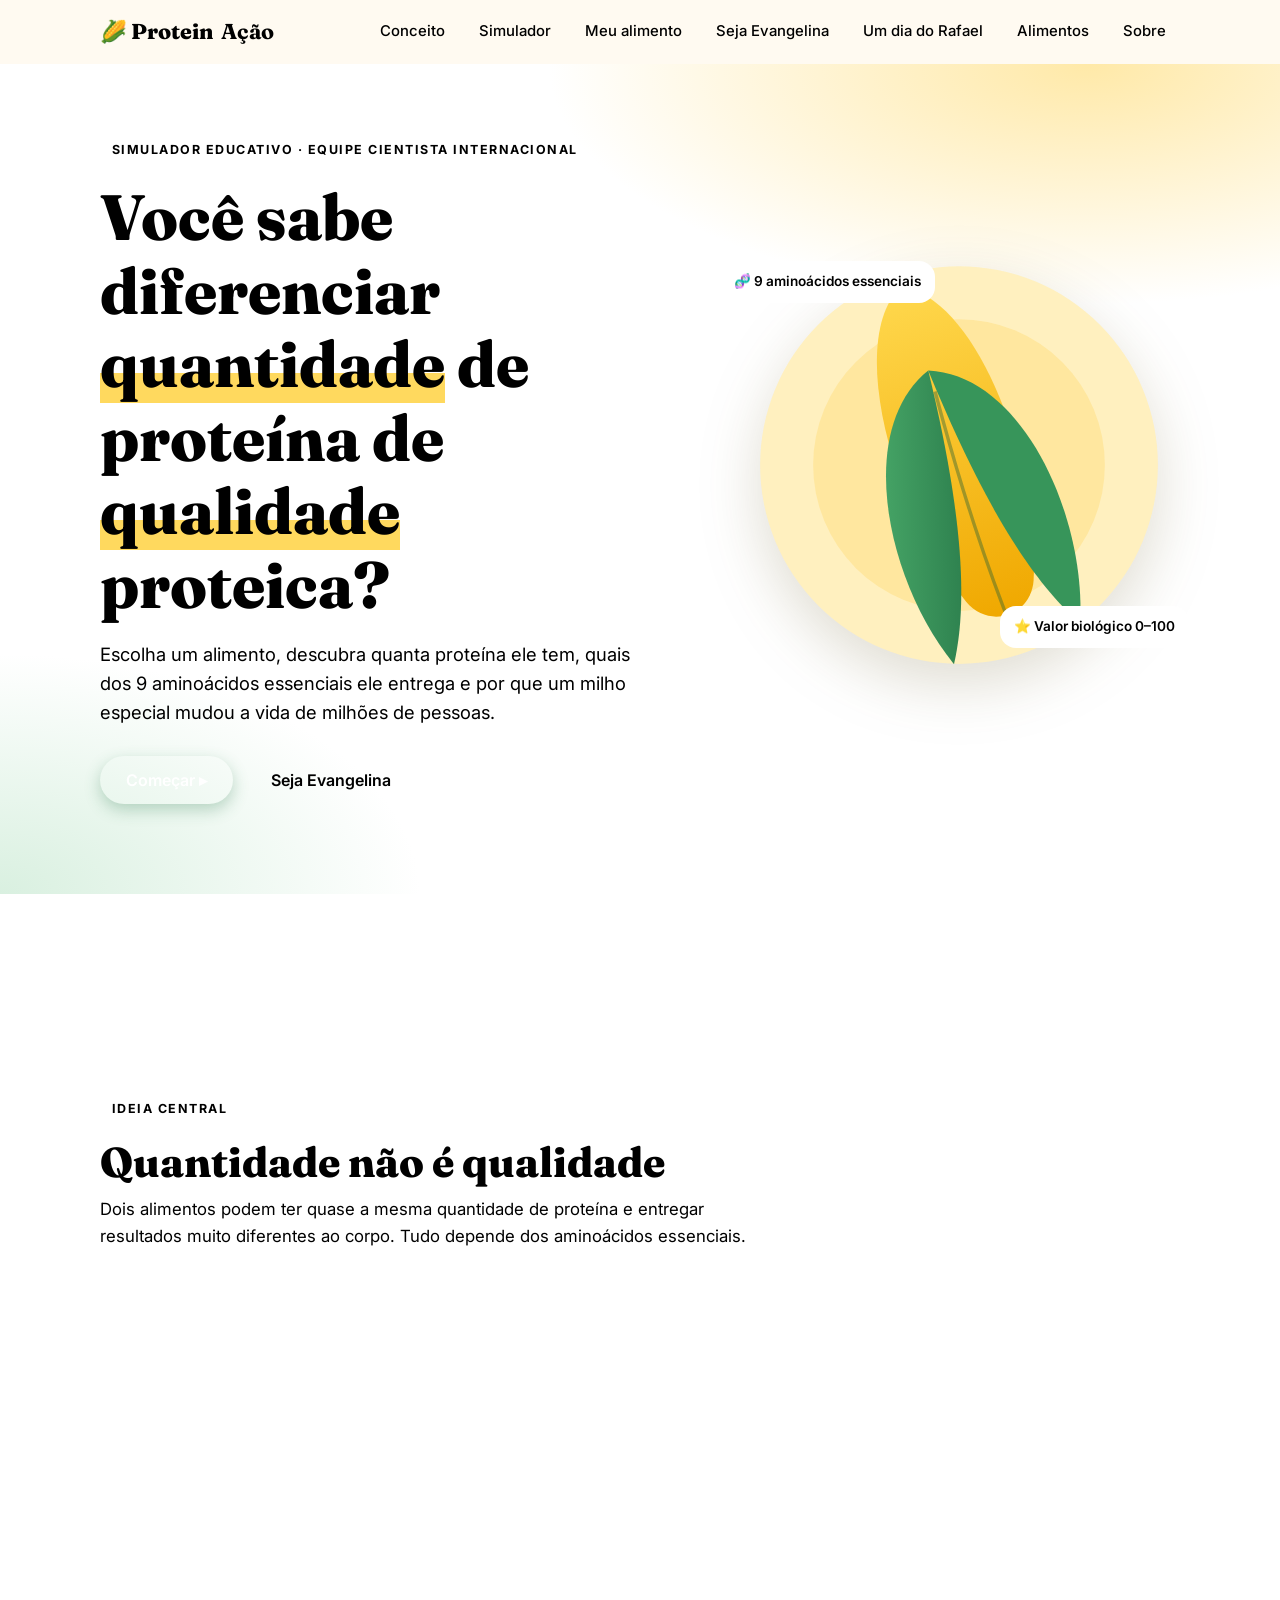
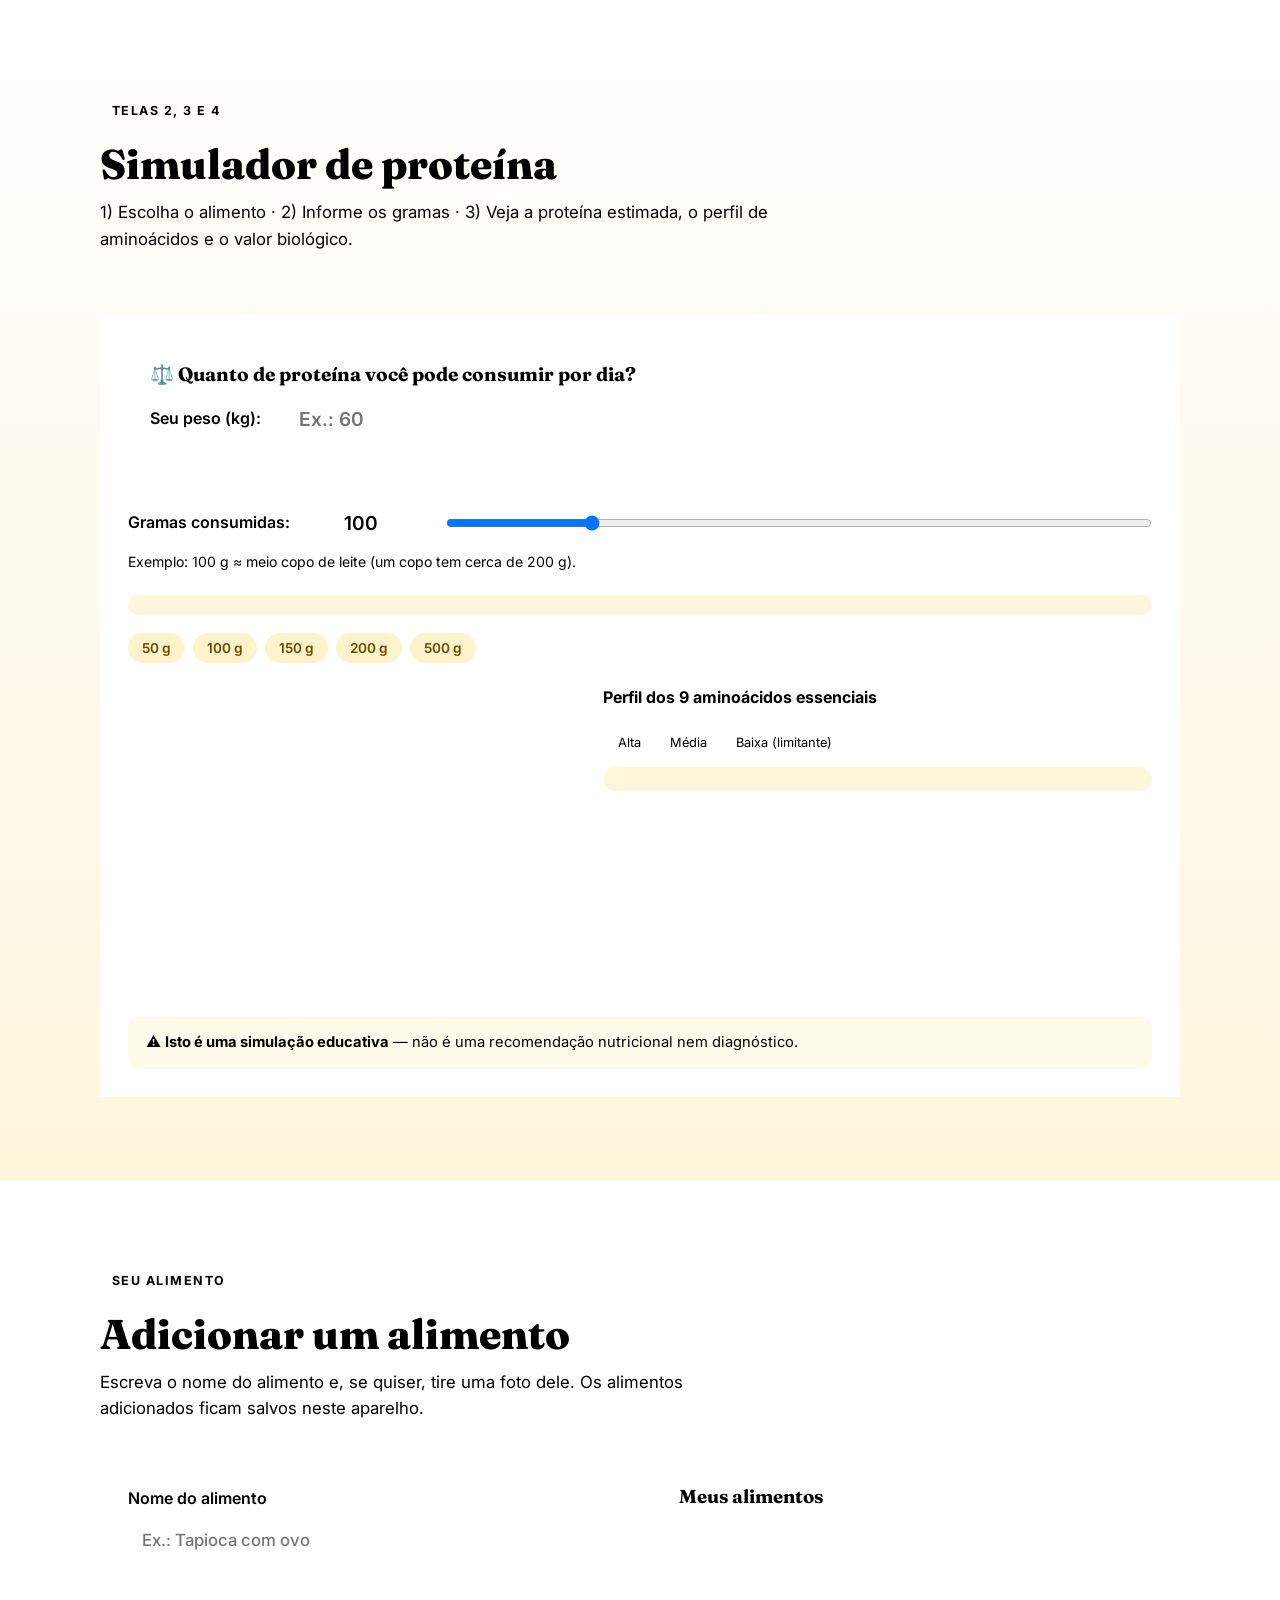
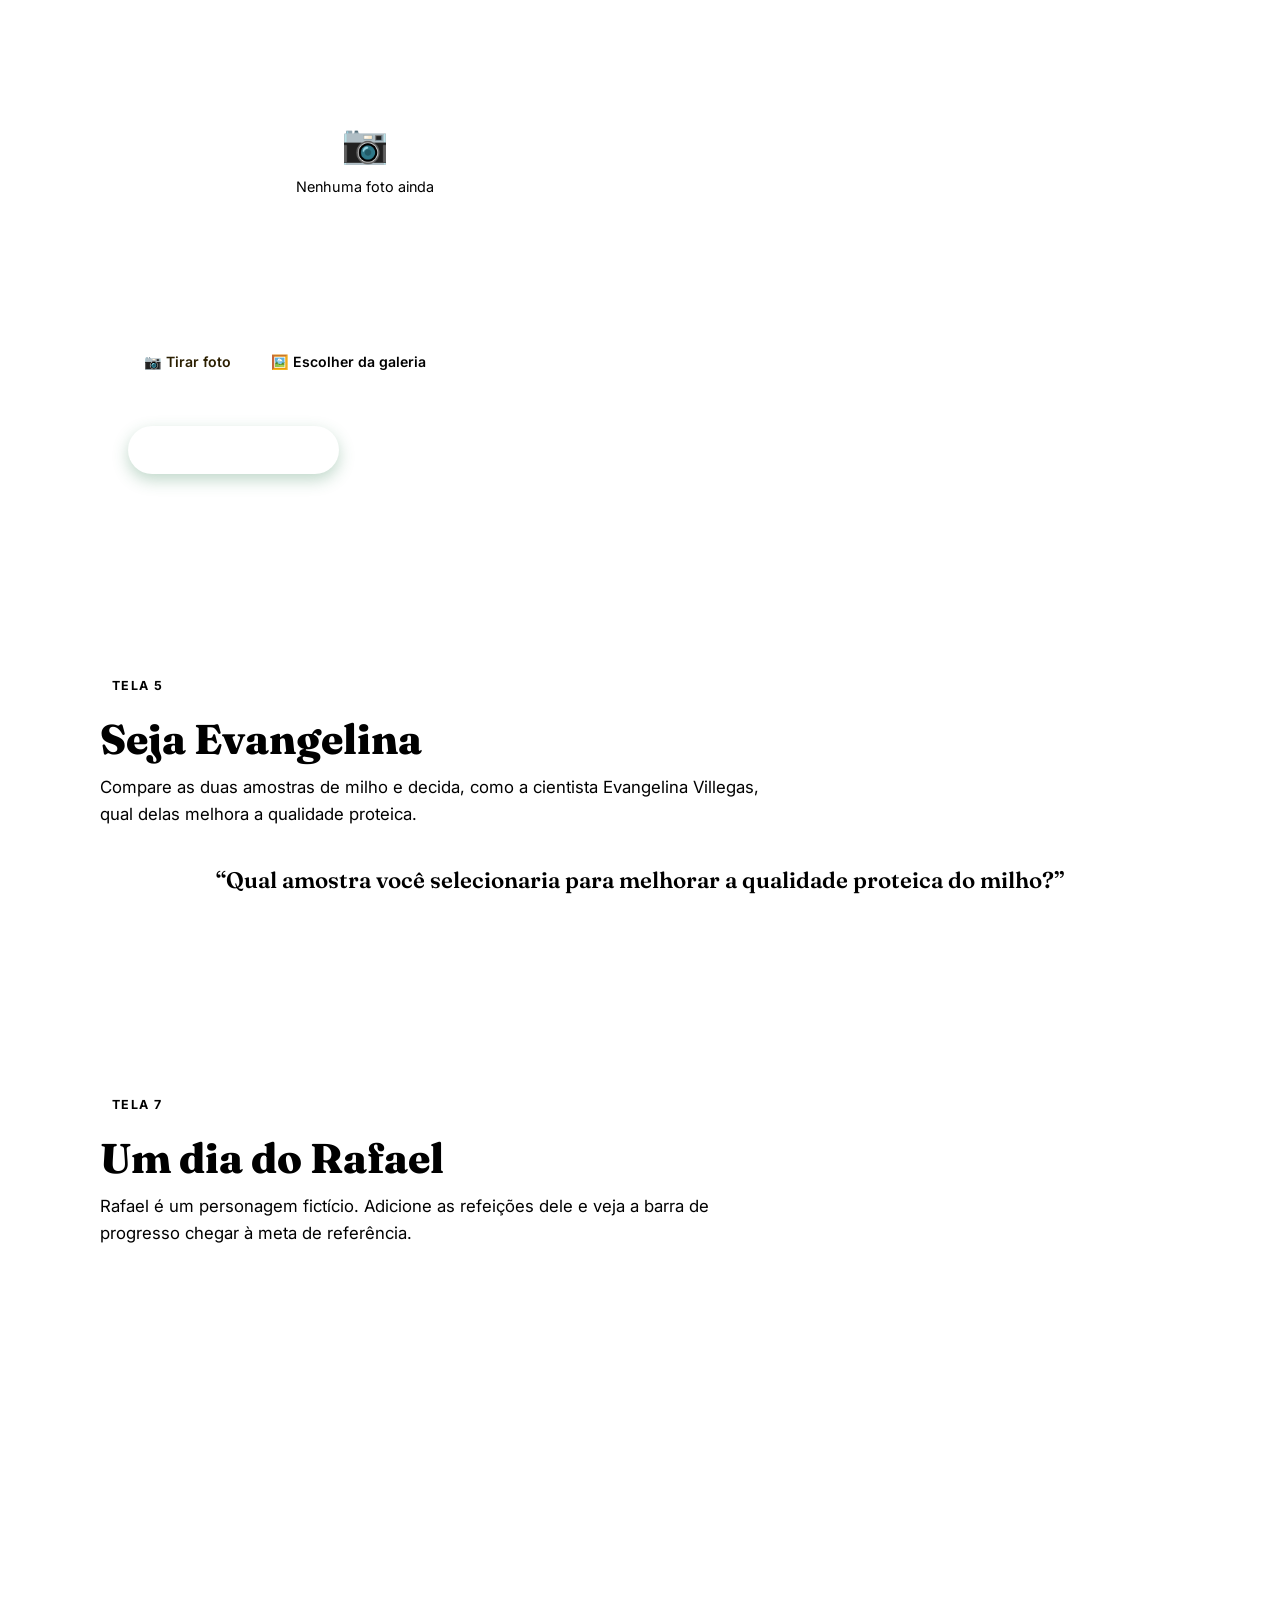
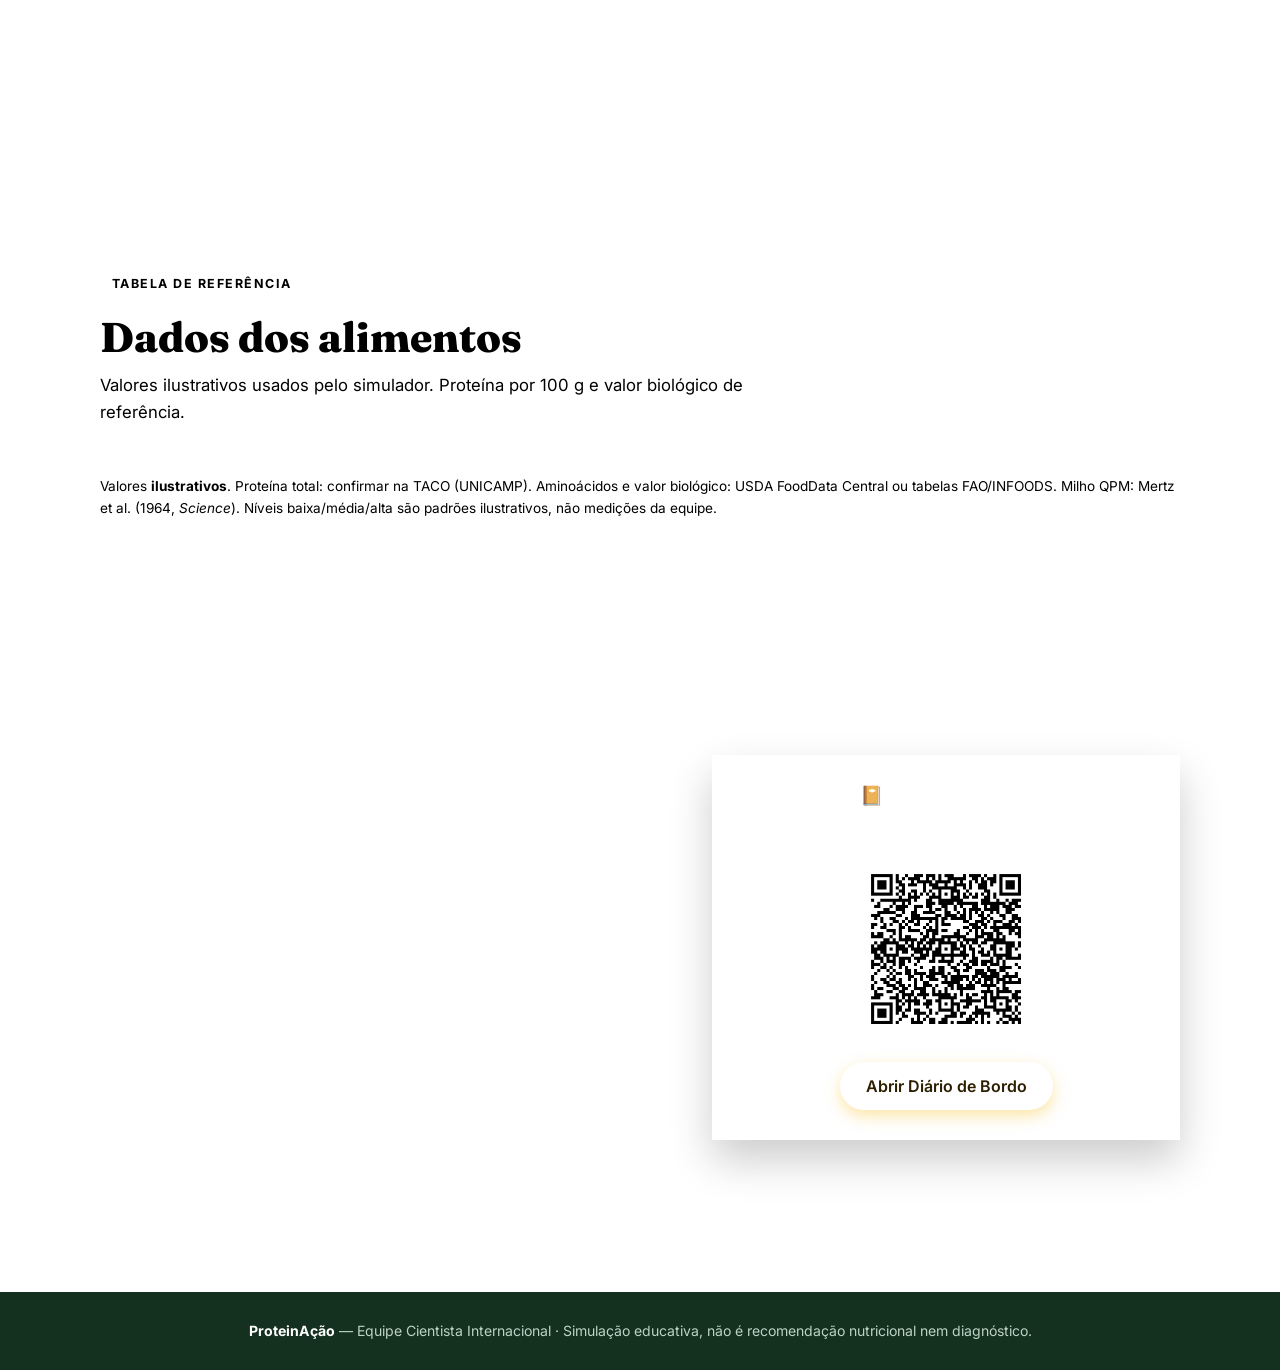
<file: index.html>
<!DOCTYPE html>
<html lang="pt-BR">
  <head>
    <meta charset="UTF-8">
    <meta name="viewport" content="width=device-width, initial-scale=1">
    <title>ProteinAção — Quantidade ou qualidade proteica?</title>
    <meta name="description" content="Simulador educativo: descubra a diferença entre quantidade e qualidade proteica, com o milho QPM de Evangelina Villegas.">
    <link rel="icon" href="data:image/svg+xml,%3Csvg xmlns=%27http://www.w3.org/2000/svg%27 viewBox=%270 0 100 100%27%3E%3Ctext y=%27.9em%27 font-size=%2790%27%3E🌽%3C/text%3E%3C/svg%3E">
    <link rel="preconnect" href="https://fonts.googleapis.com">
    <link href="https://fonts.googleapis.com/css2?family=Fraunces:opsz,wght@9..144,600;9..144,800&family=Inter:wght@400;500;600;700&display=swap" rel="stylesheet">
    <link rel="stylesheet" href="style.css">
    <script src="script.js" defer></script>
  </head>
  <body>

  <nav>
    <div class="wrap">
      <a class="logo" href="#inicio">🌽 Protein<b>Ação</b></a>
      <button class="burger" aria-label="Menu" onclick="document.querySelector('nav ul').classList.toggle('open')">☰</button>
      <ul>
        <li><a href="#conceito">Conceito</a></li>
        <li><a href="#calculadora">Simulador</a></li>
        <li><a href="#meu-alimento">Meu alimento</a></li>
        <li><a href="#evangelina">Seja Evangelina</a></li>
        <li><a href="#rafael">Um dia do Rafael</a></li>
        <li><a href="#alimentos">Alimentos</a></li>
        <li><a href="#fechamento">Sobre</a></li>
      </ul>
    </div>
  </nav>

  <header class="hero" id="inicio">
    <div class="wrap">
      <div>
        <span class="eyebrow">Simulador educativo · Equipe Cientista Internacional</span>
        <h1>Você sabe diferenciar <em>quantidade</em> de proteína de <em>qualidade</em> proteica?</h1>
        <p>Escolha um alimento, descubra quanta proteína ele tem, quais dos 9 aminoácidos essenciais ele entrega e por que um milho especial mudou a vida de milhões de pessoas.</p>
        <div class="cta">
          <a class="btn" href="#calculadora">Começar ▸</a>
          <a class="btn ghost" href="#evangelina">Seja Evangelina</a>
        </div>
      </div>
      <div class="hero-art">
        <svg viewBox="0 0 400 420" role="img" aria-label="Ilustração de uma espiga de milho">
          <defs>
            <linearGradient id="g1" x1="0" y1="0" x2="0" y2="1"><stop offset="0" stop-color="#ffd84d"/><stop offset="1" stop-color="#f0a800"/></linearGradient>
            <linearGradient id="g2" x1="0" y1="0" x2="1" y2="1"><stop offset="0" stop-color="#4fb26f"/><stop offset="1" stop-color="#1f6b40"/></linearGradient>
          </defs>
          <circle cx="200" cy="210" r="180" fill="#fff0bf"/>
          <circle cx="200" cy="210" r="132" fill="#ffe28a" opacity=".6"/>
          <g transform="rotate(-18 200 210)">
            <path d="M200 40 C262 70 270 230 232 330 C220 360 180 360 168 330 C130 230 138 70 200 40Z" fill="url(#g1)"/>
            <g fill="#ffe27a" opacity=".85" id="kernels"></g>
            <path d="M200 120 C120 150 105 290 140 380 C170 330 190 250 200 120Z" fill="url(#g2)"/>
            <path d="M200 120 C280 150 295 290 260 380 C230 330 210 250 200 120Z" fill="#37955a"/>
            <path d="M200 140 C195 230 195 300 200 372" stroke="#1f5c38" stroke-width="3" fill="none" opacity=".4"/>
          </g>
                </svg>
        <div class="chip c1">🧬 9 aminoácidos essenciais</div>
        <div class="chip c2">⭐ Valor biológico 0–100</div>
      </div>
    </div>
  </header>

  <div class="wrap">
    <div class="stats reveal">
      <div class="stat"><b id="st1">8</b><span>alimentos para comparar</span></div>
      <div class="stat aa9">
        <b>9</b>
        <span class="cap" id="aa9Cap">aminoácidos essenciais</span>
        <div class="beads" id="aa9Beads" role="group" aria-label="Os 9 aminoácidos essenciais e suas cores"></div>
        <small>Passe o mouse ou toque nas contas</small>
      </div>
      <div class="stat"><b>100</b><span>valor biológico do ovo (referência)</span></div>
      <div class="stat"><b>80</b><span>valor biológico do milho QPM</span></div>
    </div>
  </div>

  <section id="conceito">
    <div class="wrap">
      <span class="eyebrow">Ideia central</span>
      <h2 class="sec-title">Quantidade não é qualidade</h2>
      <p class="sec-sub">Dois alimentos podem ter quase a mesma quantidade de proteína e entregar resultados muito diferentes ao corpo. Tudo depende dos aminoácidos essenciais.</p>
      <div class="two">
        <div class="concept reveal">
          <div class="ico">⚖️</div>
          <h3>Quantidade proteica</h3>
          <p>É quantos gramas de proteína existem no alimento (por 100 g, por exemplo). Responde à pergunta: <b>“quanto tem?”</b></p>
        </div>
        <div class="concept reveal">
          <div class="ico">🧬</div>
          <h3>Qualidade proteica</h3>
          <p>Mostra se a proteína traz os <b>9 aminoácidos essenciais</b> — que o corpo não fabrica — nas proporções certas. O valor biológico resume isso numa nota de 0 a 100.</p>
        </div>
      </div>
    </div>
  </section>

  <section id="calculadora">
    <div class="wrap">
      <span class="eyebrow">Telas 2, 3 e 4</span>
      <h2 class="sec-title">Simulador de proteína</h2>
      <p class="sec-sub">1) Escolha o alimento · 2) Informe os gramas · 3) Veja a proteína estimada, o perfil de aminoácidos e o valor biológico.</p>

      <div class="foods" id="foods"></div>

      <div class="panel">
        <div class="weightbox">
          <h3>⚖️ Quanto de proteína você pode consumir por dia?</h3>
          <div class="qty">
            <label for="weight">Seu peso (kg):</label>
            <input type="number" id="weight" min="10" max="300" step="0.1" inputmode="decimal" placeholder="Ex.: 60">
          </div>
          <div class="wres" id="wRes" aria-live="polite"></div>
        </div>
        <div class="qty">
          <label for="grams">Gramas consumidas:</label>
          <input type="number" id="grams" min="0" max="2000" value="100">
          <input type="range" id="range" min="0" max="500" step="5" value="100" aria-label="Gramas">
        </div>
        <p class="hint">Exemplo: 100 g ≈ meio copo de leite (um copo tem cerca de 200 g).</p>
        <p class="capmsg" id="capMsg" role="status"></p>
        <div class="presets">
          <button data-g="50">50 g</button><button data-g="100">100 g</button><button data-g="150">150 g</button><button data-g="200">200 g</button><button data-g="500">500 g</button>
        </div>

        <div class="result">
          <div>
            <div class="big">
              <div class="food-name" id="rName">—</div>
              <small>Proteína estimada</small>
              <div class="num"><span style="margin:0 4px 0 0;font-size:inherit;opacity:1" id="rProt">0</span><span>g</span></div>
              <small id="rPer100"></small>
              <div class="vb">
                <div class="row"><span>Valor biológico</span><b id="rVB">0</b></div>
                <div class="track"><div class="fill" id="rVBbar" style="width:0"></div></div>
                <div class="row" style="margin:8px 0 0;opacity:.85"><span id="rVBtxt"></span></div>
              </div>
            </div>
            <p class="obs" id="rDaily"></p>
          </div>
          <div class="aa">
            <h4>Perfil dos 9 aminoácidos essenciais</h4>
            <div class="aa-grid" id="aaGrid"></div>
            <div class="legend"><span><i style="background:var(--high)"></i>Alta</span><span><i style="background:var(--mid)"></i>Média</span><span><i style="background:var(--low)"></i>Baixa (limitante)</span></div>
            <div class="limit" id="rLimit"></div>
            <p class="obs" id="rObs"></p>
          </div>
        </div>
        <div class="aviso">⚠️ <b>Isto é uma simulação educativa</b> — não é uma recomendação nutricional nem diagnóstico.</div>
      </div>
    </div>
  </section>

  <section id="meu-alimento">
    <div class="wrap">
      <span class="eyebrow">Seu alimento</span>
      <h2 class="sec-title">Adicionar um alimento</h2>
      <p class="sec-sub">Escreva o nome do alimento e, se quiser, tire uma foto dele. Os alimentos adicionados ficam salvos neste aparelho.</p>
      <div class="addfood">
        <div class="panel">
          <label for="afName">Nome do alimento</label>
          <input type="text" id="afName" maxlength="40" placeholder="Ex.: Tapioca com ovo" autocomplete="off">
          <div class="cam-box">
            <video id="camVideo" playsinline muted hidden></video>
            <img id="afPreview" alt="Foto do alimento" hidden>
            <div class="cam-ph" id="camPh"><b>📷</b>Nenhuma foto ainda</div>
          </div>
          <div class="af-actions">
            <button type="button" class="btn corn sm" id="afCam">📷 Tirar foto</button>
            <button type="button" class="btn ghost sm" id="afGal">🖼️ Escolher da galeria</button>
            <button type="button" class="btn sm" id="afShot" hidden>Capturar</button>
            <button type="button" class="btn ghost sm" id="afCancel" hidden>Cancelar</button>
            <button type="button" class="btn ghost sm" id="afClear" hidden>Remover foto</button>
          </div>
          <input type="file" id="afFileCam" accept="image/*" capture="environment" hidden>
          <input type="file" id="afFileGal" accept="image/*" hidden>
          <p class="af-msg" id="afMsg" role="status"></p>
          <button type="button" class="btn" id="afSave">+ Adicionar alimento</button>
        </div>
        <div class="panel">
          <h3>Meus alimentos</h3>
          <div class="af-list" id="afList"></div>
        </div>
      </div>
    </div>
  </section>

  <section id="evangelina">
    <div class="wrap">
      <span class="eyebrow">Tela 5</span>
      <h2 class="sec-title">Seja Evangelina</h2>
      <p class="sec-sub">Compare as duas amostras de milho e decida, como a cientista Evangelina Villegas, qual delas melhora a qualidade proteica.</p>
      <p class="quiz-q">“Qual amostra você selecionaria para melhorar a qualidade proteica do milho?”</p>
      <div class="vs" id="vs"></div>
      <div class="feedback" id="fb"></div>
    </div>
  </section>

  <section id="rafael">
    <div class="wrap">
      <span class="eyebrow">Tela 7</span>
      <h2 class="sec-title">Um dia do Rafael</h2>
      <p class="sec-sub">Rafael é um personagem fictício. Adicione as refeições dele e veja a barra de progresso chegar à meta de referência.</p>
      <div class="rafael">
        <div class="panel persona reveal">
          <div class="av">🧑‍🎓</div>
          <h3>Rafael, 16 anos</h3>
          <p>Personagem de exemplo do nosso app</p>
          <div class="meta"><small>Meta diária de referência</small><br><b id="meta">60</b><b style="font-size:1.1rem"> g de proteína</b></div>
          <p>A meta é fixa para ele. Para ver a sua, use o campo de peso no <a href="#calculadora">simulador</a>.</p>
        </div>
        <div class="panel reveal">
          <div id="meals"></div>
          <div class="pbar">
            <div class="head"><span>Progresso do dia</span><span id="pTotal">0 g / 60 g</span></div>
            <div class="trk"><div class="fill" id="pFill"></div></div>
            <div class="foot"><span id="pLeft"></span><button class="btn ghost sm" id="reset">↺ Reiniciar dia</button></div>
            <div class="congrats" id="congrats">🎉 Meta do Rafael atingida! A barra para em 100%.</div>
          </div>
          <p class="note" id="allTotal"></p>
          <p class="note">Educativo: este exemplo mostra como somar a proteína de várias refeições. Não substitui orientação de nutricionista.</p>
        </div>
      </div>
    </div>
  </section>

  <section id="alimentos" style="background:#fff">
    <div class="wrap">
      <span class="eyebrow">Tabela de referência</span>
      <h2 class="sec-title">Dados dos alimentos</h2>
      <p class="sec-sub">Valores ilustrativos usados pelo simulador. Proteína por 100 g e valor biológico de referência.</p>
      <div class="tw"><table id="tbl"></table></div>
      <p class="src">Valores <b>ilustrativos</b>. Proteína total: confirmar na TACO (UNICAMP). Aminoácidos e valor biológico: USDA FoodData Central ou tabelas FAO/INFOODS. Milho QPM: Mertz et al. (1964, <i>Science</i>). Níveis baixa/média/alta são padrões ilustrativos, não medições da equipe.</p>
    </div>
  </section>

  <section id="fechamento">
    <div class="wrap">
      <div>
        <span class="eyebrow">Tela 6 · Fechamento</span>
        <h2>Evangelina Villegas e o milho QPM</h2>
        <p>Evangelina Villegas foi a cientista que, junto de seus colegas, desenvolveu o milho de proteína de qualidade (QPM): mais lisina e triptofano, com um valor biológico muito mais alto que o do milho comum.</p>
        <p>A quantidade de proteína quase não mudou. O que mudou foi a <b>qualidade</b> — e isso faz toda a diferença na nutrição.</p>
        <div class="question">Nossa pergunta de pesquisa: como a qualidade da proteína muda o que um alimento realmente oferece ao corpo?</div>
      </div>
      <div class="diario">
        <h3>📔 Diário de Bordo</h3>
        <p>Acompanhe o processo da equipe no nosso Sway.</p>
        <div class="qr"><img src="[data-uri]" alt="QR code do Diário de Bordo da equipe"></div>
        <a class="btn corn" href="#" id="diarioLink">Abrir Diário de Bordo</a>
      </div>
    </div>
  </section>

  <footer>
    <b>ProteinAção</b> — Equipe Cientista Internacional · Simulação educativa, não é recomendação nutricional nem diagnóstico.
  </footer>

  </body>
</html>
</file>
<file: style.css>
<style>
    :root{
    --bg:#fffaf0;
    --card:#ffffff;
    --ink:#1f2a1f;
    --muted:#5d6a5d;
    --line:#eadfc4;
    --corn:#f4b400;
    --corn-d:#c78a00;
    --leaf:#2e7d4f;
    --leaf-d:#1f5c38;
    --leaf-l:#e4f3e8;
    --low:#e5533d;
    --mid:#f2a516; --high:#2e9e5b;
    --shadow:0 10px 30px rgba(80,60,0,.10);
    --r:20px;
    }
    *{
        box-sizing:border-box;
        margin:0;
        padding:0
    }
    html{
        scroll-behavior:smooth;
        scroll-padding-top:76px
    }
    body{
        font-family:'Inter',system-ui,sans-serif;
        background:var(--bg);
        color:var(--ink);
        line-height:1.6
    }
    h1,h2,h3{
        font-family:'Fraunces',Georgia,serif;
        line-height:1.15
    }
    a{color:inherit}
    .wrap{
        max-width:1120px;
        margin:0 auto;
        padding:0 20px
    }
    section{padding:84px 0}
    .eyebrow{
        display:inline-block;
        font-size:.78rem;
        font-weight:700;
        letter-spacing:.12em;
        text-transform:uppercase;
        color:var(--leaf);
        background:var(--leaf-l);
        padding:6px 12px;
        border-radius:99px;
        margin-bottom:14px
    }
    .sec-title{
        font-size:clamp(1.8rem,4vw,2.6rem);
        font-weight:800;
        margin-bottom:10px
    }
    .sec-sub{
        color:var(--muted);
        max-width:680px;
        margin-bottom:36px;
        font-size:1.05rem
    }
    .btn{
        display:inline-flex;
        align-items:center;
        gap:8px;border:0;
        cursor:pointer;
        font:600 1rem 'Inter';
        padding:14px 26px;
        border-radius:99px;
        background:var(--leaf);
        color:#fff;
        text-decoration:none;
        transition:.2s;
        box-shadow:0 6px 16px rgba(46,125,79,.3)
    }
    .btn:hover{
        transform:translateY(-2px);
        background:var(--leaf-d)
    }
    .btn.corn{
        background:var(--corn);
        color:#2b1f00;
        box-shadow:0 6px 16px rgba(244,180,0,.35)
    }
    .btn.corn:hover{background:#ffc82e}
    .btn.ghost{
        background:transparent;
        color:var(--leaf-d);
        box-shadow:inset 0 0 0 2px var(--leaf)
    }
    .btn.ghost:hover{background:var(--leaf-l)}
    .btn:disabled{
        opacity:.55;
        cursor:default;
        transform:none
    }

      /* NAV */
    nav{
        position:sticky;
        top:0;
        z-index:50;
        background:rgba(255,250,240,.88);
        backdrop-filter:blur(10px);
        border-bottom:1px solid var(--line)
    }
    nav .wrap{
        display:flex;
        align-items:center;
        justify-content:space-between;
        height:64px
    }
    .logo{
        font-family:'Fraunces',serif;
        font-weight:800;
        font-size:1.35rem;
        text-decoration:none;
        display:flex;
        align-items:center;
        gap:8px
    }
    .logo b{color:var(--leaf)}
    nav ul{
        display:flex;
        gap:6px;
        list-style:none
    }
    nav ul a{
        display:block;
        text-decoration:none;
        font-weight:500;
        font-size:.93rem;
        padding:8px 14px;
        border-radius:99px;
        color:var(--muted)
    }
    nav ul a:hover,nav ul a.on{
        background:var(--leaf-l);
        color:var(--leaf-d)
    }
    .burger{
        display:none;
        background:none;
        border:0;
        font-size:1.6rem;
        cursor:pointer
    }
    @media(max-width:1100px){
        .burger{display:block}
        nav ul{
            display:none;
            position:absolute;
            top:64px;
            left:0;
            right:0;
            background:var(--bg);
            flex-direction:column;
            padding:12px 20px;
            border-bottom:1px solid var(--line)
        }
       nav ul.open{display:flex}
    }

      /* HERO */
    .hero{
        padding:70px 0 90px;
        background:
        radial-gradient(900px 400px at 85% 0%,#ffe9a8 0%,transparent 60%),
        radial-gradient(700px 400px at 0% 100%,#d9f0e0 0%,transparent 60%)
    }
    .hero .wrap{
        display:grid;
        grid-template-columns:1.15fr .85fr;
        gap:40px;align-items:center
    }
    .hero h1{
        font-size:clamp(2.3rem,5.4vw,4rem);
        font-weight:800;margin-bottom:18px
    }
    .hero h1 em{
        font-style:normal;
        color:var(--leaf);
        background:linear-gradient(transparent 62%,#ffd95e 62%)
    }
    .hero p{
        font-size:1.15rem;
        color:var(--muted);
        max-width:540px;
        margin-bottom:28px
    }
    .hero .cta{
        display:flex;
        gap:12px;
        flex-wrap:wrap
    }
    .hero-art{position:relative}
    .hero-art svg{
        width:100%;
        height:auto;
        filter:drop-shadow(0 20px 30px rgba(80,60,0,.18))
    }
    .chip{
        position:absolute;
        background:#fff;
        border-radius:16px;
        padding:10px 14px;
        box-shadow:var(--shadow);
        font-size:.85rem;
        font-weight:600;
        display:flex;
        gap:8px;
        align-items:center
    }
    .chip.c1{top:6%;
        left:-4%;
        animation:fl 5s ease-in-out infinite
    }
    .chip.c2{
        bottom:12%;
        right:-2%;
        animation:fl 6s ease-in-out infinite .8s
    }
    @keyframes fl{50%{transform:translateY(-10px)}}
    @media(max-width:820px){
        .hero .wrap{grid-template-columns:1fr}
        .hero-art{max-width:380px;margin:0 auto}
    }
    .stats{
        display:grid;
        grid-template-columns:repeat(4,1fr);
        gap:16px;
        margin-top:-46px;
        position:relative;
        z-index:2
    }
    .stat{
        background:#fff;
        border-radius:var(--r);
        padding:22px;
        box-shadow:var(--shadow);
        text-align:center
    }
    .stat b{
        display:block;
        font-family:'Fraunces',serif;
        font-size:2.1rem;
        color:var(--leaf)
    }
    .stat span{
        font-size:.9rem;
        color:var(--muted)
    }
    @media(max-width:720px){.stats{grid-template-columns:repeat(2,1fr)}}
    .aa9 .cap{
        display:flex;
        align-items:center;
        justify-content:center;
        gap:6px;
        min-height:1.6em;
        flex-wrap:wrap
    }
    .aa9 .cap i{
        display:inline-block;
        width:11px;
        height:11px;
        border-radius:50%;
        box-shadow:inset 0 -2px 3px rgba(0,0,0,.25)
    }
    .aa9 .cap strong{color:var(--ink)}
    .aa9 .beads{
        display:flex;
        flex-wrap:wrap;
        justify-content:center;
        gap:6px;
        margin:12px 0 8px
    }
    .bead{
        width:24px;
        height:24px;
        border-radius:50%;
        border:0;
        padding:0;
        cursor:pointer;
        background:radial-gradient(circle at 32% 28%,rgba(255,255,255,.85) 0,rgba(255,255,255,0) 38%),var(--c);
        box-shadow:inset 0 -3px 5px rgba(0,0,0,.22),0 2px 4px rgba(0,0,0,.18);
        transition:transform .15s
    }
    .bead:hover,.bead:focus-visible{transform:translateY(-4px) scale(1.18)}
    .bead:focus-visible{
        outline:none;
        box-shadow:0 0 0 3px #fff,0 0 0 5px var(--leaf)
    }
    .aa9 small{
        display:block;
        font-size:.78rem;
        color:var(--muted)
    }

      /* CONCEITO */
    .two{
        display:grid;
        grid-template-columns:1fr 1fr;
        gap:22px
    }
    .concept{
        background:#fff;
        border-radius:var(--r);
        padding:30px;
        box-shadow:var(--shadow);
        border:1px solid var(--line)
    }
    .concept .ico{
        font-size:2.4rem;
        margin-bottom:8px
    }
    .concept h3{
        font-size:1.45rem;
        margin-bottom:8px
    }
    .concept p{color:var(--muted)}
    @media(max-width:720px){
        .two{grid-template-columns:1fr}
    }

      /* CALCULADORA */
    #calculadora{
        background:linear-gradient(180deg,#fff 0%,#fff6dc 100%)
    }
    .foods{
        display:grid;
        grid-template-columns:repeat(auto-fill,minmax(120px,1fr));
        gap:12px;margin-bottom:26px
    }
    .food{
        background:#fff;
        border:2px solid var(--line);
        border-radius:18px;
        padding:14px 8px;
        cursor:pointer;
        text-align:center;
        font:600 .95rem 'Inter';
        color:var(--ink);
        transition:.18s
    }
    .food .em{
        display:block;
        font-size:2.5rem;
        margin-bottom:4px
    }
    .food:hover{
        transform:translateY(-3px);
        border-color:var(--corn)
    }
    .food.sel{
        border-color:var(--leaf);
        background:var(--leaf-l);
        box-shadow:0 6px 18px rgba(46,125,79,.2)
    }
    .panel{
        background:#fff;
        border-radius:var(--r);
        box-shadow:var(--shadow);
        border:1px solid var(--line);
        padding:28px
    }
    .qty{
        display:flex;
        flex-wrap:wrap;
        gap:18px;
        align-items:center;
        margin-bottom:6px
    }
    .qty label{font-weight:600}
    .qty input[type=number]{
        width:120px;
        font:600 1.2rem 'Inter';
        padding:10px 14px;
        border:2px solid var(--line);
        border-radius:12px;
        text-align:center
    }
    .qty input[type=number]:focus{
        outline:none;
        border-color:var(--leaf)
    }
    .qty input[type=range]{
        flex:1;
        min-width:180px;
        accent-color:var(--leaf)
    }
    .hint{
        font-size:.88rem;
        color:var(--muted);
        margin-bottom:22px
    }
    .presets{
        display:flex;
        gap:8px;
        flex-wrap:wrap;
        margin-bottom:22px
    }
    .presets button{
        border:0;
        background:#fff3cc;
        color:#6b4a00;
        font:600 .85rem 'Inter';
        padding:7px 14px;
        border-radius:99px;
        cursor:pointer
    }
    .presets button:hover{background:var(--corn)}
    .result{
        display:grid;
        grid-template-columns:.9fr 1.1fr;
        gap:26px;
        margin-top:10px
    }
    @media(max-width:820px){.result{grid-template-columns:1fr}}
    .big{
        background:linear-gradient(135deg,var(--leaf) 0%,var(--leaf-d) 100%);
        color:#fff;
        border-radius:18px;
        padding:28px;
        text-align:center
    }
    .big small{
        opacity:.85;
        font-size:.9rem
    }
    .big .num{
        font-family:'Fraunces',serif;font-size:4.2rem;
        font-weight:800;
        line-height:1.05;
        margin:6px 0
    }
    .big .num span{
        font-size:1.6rem;
        margin-left:4px;
        opacity:.85
    }
    .big .food-name{
        font-weight:600;
        font-size:1.05rem;
        margin-bottom:14px
    }
    .vb{
        margin-top:18px;
        background:rgba(255,255,255,.14);
        border-radius:14px;
        padding:14px
    }
    .vb .row{
        display:flex;
        justify-content:space-between;
        font-size:.9rem;
        margin-bottom:8px
    }
    .vb .track{
        height:12px;
        background:rgba(255,255,255,.25);
        border-radius:99px;
        overflow:hidden
    }
    .vb .fill{
        height:100%;
        background:var(--corn);
        border-radius:99px;
        transition:width .6s cubic-bezier(.2,.8,.2,1)
    }
    .aa h4{
        font-size:1rem;
        margin-bottom:10px
    }
    .aa-grid{
        display:grid;
        grid-template-columns:repeat(3,1fr);
        gap:10px
    }
    @media(max-width:520px){.aa-grid{grid-template-columns:repeat(2,1fr)}}
    .aa-item{
        border-radius:14px;
        padding:12px;
        text-align:center;
        border:2px solid transparent;
        transition:.3s
    }
    .aa-item b{
        display:block;
        font-size:.88rem
    }
    .aa-item span{
        font-size:.78rem;
        font-weight:700;
        text-transform:uppercase;
        letter-spacing:.06em
    }
    .aa-item.alta{
        background:#e3f5ea;
        color:#19673a;
        border-color:#bfe5cd
    }
    .aa-item.média{
        background:#fff2d1;
        color:#7a5200;
        border-color:#f6dc97
    }
    .aa-item.baixa{
        background:#fde4df;
        color:#a12b19;
        border-color:#f5bcb3
    }
    .legend{
        display:flex;
        gap:14px;
        flex-wrap:wrap;
        font-size:.8rem;
        color:var(--muted);
        margin-top:12px
    }
    .legend i{
        display:inline-block;
        width:10px;
        height:10px;
        border-radius:50%;
        margin-right:5px
    }
    .limit{
        margin-top:14px;
        font-size:.92rem;
        background:#fff6dc;
        border-radius:12px;
        padding:12px 14px
    }
    .obs{
        margin-top:14px;
        font-size:.92rem;
        color:var(--muted);
        font-style:italic
    }
    .aviso{
        margin-top:22px;
        padding:14px 18px;
        border-left:5px solid var(--corn);
        background:#fffbea;
        border-radius:10px;
        font-size:.92rem
    }

    /* PESO E LIMITE */
    [hidden]{display:none!important}
    .weightbox{
        background:var(--leaf-l);
        border-radius:18px;
        padding:20px 22px;
        margin-bottom:26px
    }
    .weightbox h3{
        font-size:1.2rem;
        margin-bottom:12px
    }
    .weightbox .qty{margin-bottom:0}
    .wres{margin-top:14px}
    .wcards{
        display:grid;
        grid-template-columns:1fr 1fr;
        gap:12px
    }
    @media(max-width:520px){.wcards{grid-template-columns:1fr}}
    .wcard{
        background:#fff;
        border-radius:14px;
        padding:14px 16px
    }
    .wcard small{
        display:block;
        color:var(--muted);
        font-size:.82rem
    }
    .wcard b{
        font-family:'Fraunces',serif;
        font-size:1.9rem;
        color:var(--leaf-d);
        line-height:1.25
    }
    .wcard span{
        font-size:.88rem;
        color:var(--muted);
        margin-left:6px
    }
    .wmsg{
        font-size:.9rem;
        color:var(--muted)
    }
    .wmsg.err{
        color:#a12b19;
        font-weight:600
    }
    .capmsg{
        margin-bottom:18px;
        font-size:.9rem;
        background:#fff6dc;
        border-radius:12px;
        padding:10px 14px
    }
    .capmsg.hit{
        background:#fde4df;
        color:#a12b19;
        font-weight:600
    }

      /* ADICIONAR ALIMENTO */
    .addfood{
        display:grid;
        grid-template-columns:1fr 1fr;
        gap:22px;
        align-items:start
    }
    @media(max-width:820px){.addfood{grid-template-columns:1fr}}
    .addfood label{
        display:block;
        font-weight:600;
        margin-bottom:6px
    }
    .addfood input[type=text]{
        width:100%;
        font:500 1.05rem 'Inter';
        padding:12px 14px;
        border:2px solid var(--line);
        border-radius:12px;
        margin-bottom:16px
     }
    .addfood input[type=text]:focus{
        outline:none;
        border-color:var(--leaf)
    }
    .cam-box{
        position:relative;
        aspect-ratio:4/3;
        background:var(--bg);
        border:2px dashed var(--corn);
        border-radius:16px;
        overflow:hidden;
        display:grid;
        place-items:center;
        margin-bottom:12px
    }
    .cam-box video,.cam-box img{
        position:absolute;
        inset:0;
        width:100%;
        height:100%;
        object-fit:cover
    }
    .cam-ph{
        text-align:center;
        color:var(--muted);
        font-size:.9rem
    }
    .cam-ph b{
        display:block;
        font-size:2.4rem
    }
    .af-actions{
        display:flex;
        flex-wrap:wrap;
        gap:8px;
        margin-bottom:16px
    }
    .af-msg{
        min-height:1.4em;
        font-size:.9rem;
        margin-bottom:12px;
        color:var(--muted)
    }
    .af-msg.err{
        color:#a12b19;
        font-weight:600
    }
    .af-msg.ok{
        color:var(--leaf-d);
        font-weight:600
    }
    .af-list{
        display:grid;
        grid-template-columns:repeat(auto-fill,minmax(130px,1fr));
        gap:12px;
        margin-top:14px
    }
    .af-item{
        position:relative;
        border:2px solid var(--line);
        border-radius:16px;
        overflow:hidden;
        background:#fff
    }
    .af-item img{
        width:100%;
        aspect-ratio:1;
        object-fit:cover;
        display:block
    }
    .af-item .ph{
        aspect-ratio:1;
        background:var(--bg);
        display:grid;
        place-items:center;
        font-size:2.4rem
    }
    .af-item .nm{
        padding:8px 10px;
        font-weight:600;
        font-size:.92rem;
        word-break:break-word
    }
    .af-item button{
        position:absolute;
        top:6px;
        right:6px;
        border:0;
        border-radius:50%;
        width:28px;
        height:28px;
        cursor:pointer;
        background:rgba(255,255,255,.92);
        font-size:.9rem
    }
    .af-item button:hover{
        background:#fde4df
    }
    .af-empty{
        grid-column:1/-1;
        color:var(--muted);
        font-size:.95rem
    }

    /* EVANGELINA */
    #evangelina{background:#fff}
    .vs{
        display:grid;
        grid-template-columns:1fr auto 1fr;
        gap:20px;
        align-items:stretch
    }
    @media(max-width:820px){.vs{grid-template-columns:1fr}.vs .vsb{display:none}}
    .vsb{
        align-self:center;
        font-family:'Fraunces',serif;
        font-size:1.6rem;
        font-weight:800;
        color:var(--corn-d);
        background:#fff3cc;width:56px;
        height:56px;
        border-radius:50%;
        display:grid;
        place-items:center
    }
    .corn-card{
        border-radius:var(--r);
        padding:26px;
        border:2px solid var(--line);
        background:var(--bg);
        cursor:pointer;
        text-align:left;
        font-family:inherit;
        color:inherit;
        transition:.2s;
        width:100%
    }
    .corn-card:hover{
        transform:translateY(-4px);
        box-shadow:var(--shadow)
    }
    .corn-card .em{font-size:3rem}
    .corn-card h3{
        font-size:1.4rem;
        margin:4px 0 14px
    }
    .metric{margin-bottom:12px}
    .metric .lbl{
        display:flex;
        justify-content:space-between;
        font-size:.85rem;
        font-weight:600;
        margin-bottom:4px
    }
    .metric .trk{
        height:10px;
        background:#efe6cd;
        border-radius:99px;
        overflow:hidden
    }
    .metric .f{
        height:100%;
        border-radius:99px
    }
    .corn-card.ok{
        border-color:var(--high);
        background:#effaf2
    }
    .corn-card.no{
        border-color:var(--low);
        background:#fff1ee
    }
    .quiz-q{
        text-align:center;
        font-family:'Fraunces',serif;
        font-size:1.4rem;
        font-weight:600;
        margin:0 0 22px
    }
    .feedback{
        margin-top:26px;
        padding:22px 26px;
        border-radius:var(--r);
        display:none;
        font-size:1.02rem
    }
    .feedback.show{
        display:block;
        animation:pop .4s
    }
    .feedback.good{
        background:#e3f5ea;
        color:#17562f
    }
    .feedback.bad{
        background:#fff1ee;
        color:#8f2615
    }
    @keyframes pop{
        from{
            opacity:0;
            transform:translateY(10px)
        }
    }

    /* RAFAEL */
    #rafael{background:linear-gradient(180deg,#fff6dc 0%,var(--bg) 100%)}
    .rafael{
        display:grid;
        grid-template-columns:.8fr 1.2fr;
        gap:26px
    }
    @media(max-width:820px){.rafael{grid-template-columns:1fr}}
    .persona{text-align:center}
    .persona .av{
        width:120px;
        height:120px;
        border-radius:50%;
        margin:0 auto 12px;
        background:linear-gradient(135deg,#ffe38a,#ffc22e);
        display:grid;
        place-items:center;
        font-size:4rem;
        box-shadow:0 8px 20px rgba(244,180,0,.4)
    }
    .persona h3{font-size:1.5rem}
    .persona .meta{
        margin:14px 0;
        background:var(--leaf-l);
        border-radius:14px;
        padding:14px
    }
    .persona .meta b{
        font-family:'Fraunces',serif;
        font-size:2rem;
        color:var(--leaf-d)
    }
    .persona p{
        color:var(--muted);
        font-size:.9rem
    }
    .meal{
        display:grid;
        grid-template-columns:44px 1fr auto auto;
        gap:14px;
        align-items:center;
        padding:14px 0;
        border-bottom:1px dashed var(--line)
    }
    .meal:last-of-type{border-bottom:0}
    .meal .em{font-size:2rem}
    .meal small{
        color:var(--muted);
        display:block
    }
    .meal .p{
        font-weight:700;
        color:var(--leaf-d);
        text-align:right;
        min-width:60px
    }
    @media(max-width:520px){.meal{grid-template-columns:36px 1fr auto}.meal .p{display:none}}
    .btn.sm{
        padding:8px 16px;
        font-size:.88rem;
        box-shadow:none
    }
    .pbar{margin-top:22px}
    .pbar .head{
        display:flex;
        justify-content:space-between;
        font-weight:600;
        margin-bottom:8px
    }
    .pbar .trk{
        height:34px;
        background:#efe6cd;
        border-radius:99px;
        overflow:hidden;
        position:relative
    }
    .pbar .fill{
        height:100%;
        width:0;border-radius:99px;
        background:linear-gradient(90deg,var(--leaf),#5fbf7f);
        transition:width .7s cubic-bezier(.2,.8,.2,1);
        display:flex;
        align-items:center;
        justify-content:flex-end;
        padding-right:12px;
        color:#fff;
        font-weight:700;
        font-size:.9rem;
        min-width:0
    }
    .pbar .foot{
        display:flex;
        justify-content:space-between;
        align-items:center;
        flex-wrap:wrap;
        gap:10px;
        margin-top:12px;
        color:var(--muted);
        font-size:.95rem
    }
    .congrats{
        display:none;
        margin-top:14px;
        background:#e3f5ea;
        color:#17562f;
        padding:12px 16px;
        border-radius:12px;
        font-weight:600
    }
    .congrats.show{
        display:block;
        animation:pop .4s
    }
    .note{
        font-size:.85rem;
        color:var(--muted);
        margin-top:16px;
        background:#fff;
        border-radius:12px;
        padding:12px 14px;
        border:1px solid var(--line)
    }

      /* TABELA */
    .tw{
        overflow-x:auto;
        background:#fff;
        border-radius:var(--r);
        box-shadow:var(--shadow);
        border:1px solid var(--line)
    }
    table{
        border-collapse:collapse;
        width:100%;
        min-width:900px;
        font-size:.9rem
    }
    th{background:var(--leaf);color:#fff;text-align:left;padding:12px 10px;font-weight:600;white-space:nowrap;position:sticky;top:0}
    td{padding:11px 10px;border-bottom:1px solid var(--line);vertical-align:middle}
    tr:hover td{background:#fffaf0}
    .dot{display:inline-block;padding:3px 9px;border-radius:99px;font-size:.75rem;font-weight:700}
    .dot.alta{background:#e3f5ea;color:#19673a}.dot.média{background:#fff2d1;color:#7a5200}.dot.baixa{background:#fde4df;color:#a12b19}
    .vbc{display:inline-block;min-width:34px;text-align:center;font-weight:700;color:#fff;border-radius:8px;padding:3px 8px}
    .src{font-size:.85rem;color:var(--muted);margin-top:14px}

      /* FECHAMENTO */
      #fechamento{background:linear-gradient(135deg,var(--leaf-d),var(--leaf));color:#fff}
      #fechamento .wrap{display:grid;grid-template-columns:1.1fr .9fr;gap:40px;align-items:center}
      @media(max-width:820px){#fechamento .wrap{grid-template-columns:1fr}}
      #fechamento .eyebrow{background:rgba(255,255,255,.18);color:#fff}
      #fechamento h2{font-size:clamp(1.9rem,4vw,2.8rem);margin-bottom:16px}
      #fechamento p{opacity:.92;margin-bottom:14px;font-size:1.05rem}
      .question{background:rgba(255,255,255,.14);border-radius:var(--r);padding:20px 22px;font-family:'Fraunces',serif;font-size:1.25rem;margin:22px 0}
      .diario{background:#fff;color:var(--ink);border-radius:var(--r);padding:30px;text-align:center;box-shadow:0 20px 40px rgba(0,0,0,.2)}
      .diario h3{margin-bottom:6px}
      .diario p{color:var(--muted);font-size:.95rem;margin-bottom:16px}
      .qr{width:190px;height:190px;margin:0 auto 18px;background:#fff;border:2px solid var(--line);border-radius:16px;display:grid;place-items:center;padding:8px}
      .qr img{display:block;width:100%;height:100%;object-fit:contain}
      footer{background:#14301f;color:#bcd3c3;text-align:center;padding:28px 20px;font-size:.88rem}
      footer b{color:#fff}
      .reveal{opacity:0;transform:translateY(24px);transition:.7s}
      .reveal.in{opacity:1;transform:none}
      @media(prefers-reduced-motion:reduce){*{animation:none!important;transition:none!important}.reveal{opacity:1;transform:none}}
</style>
</file>
